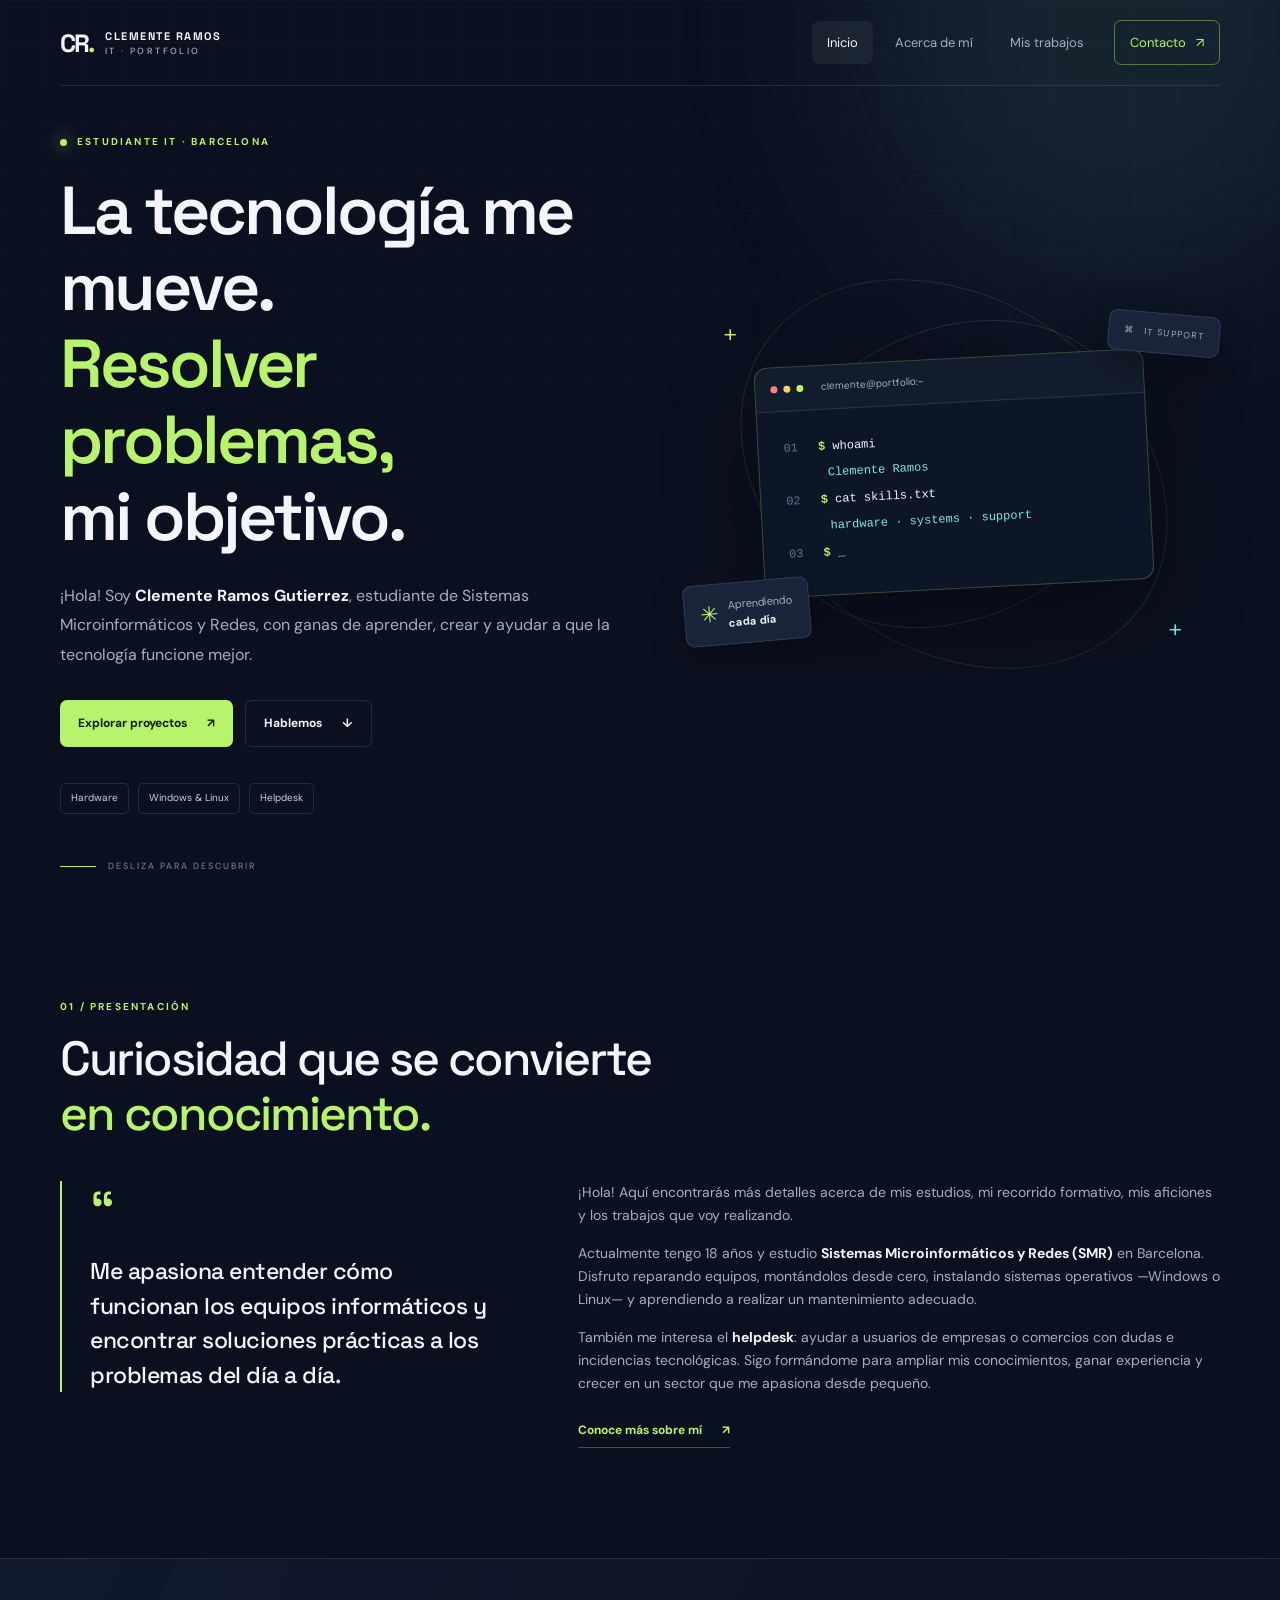
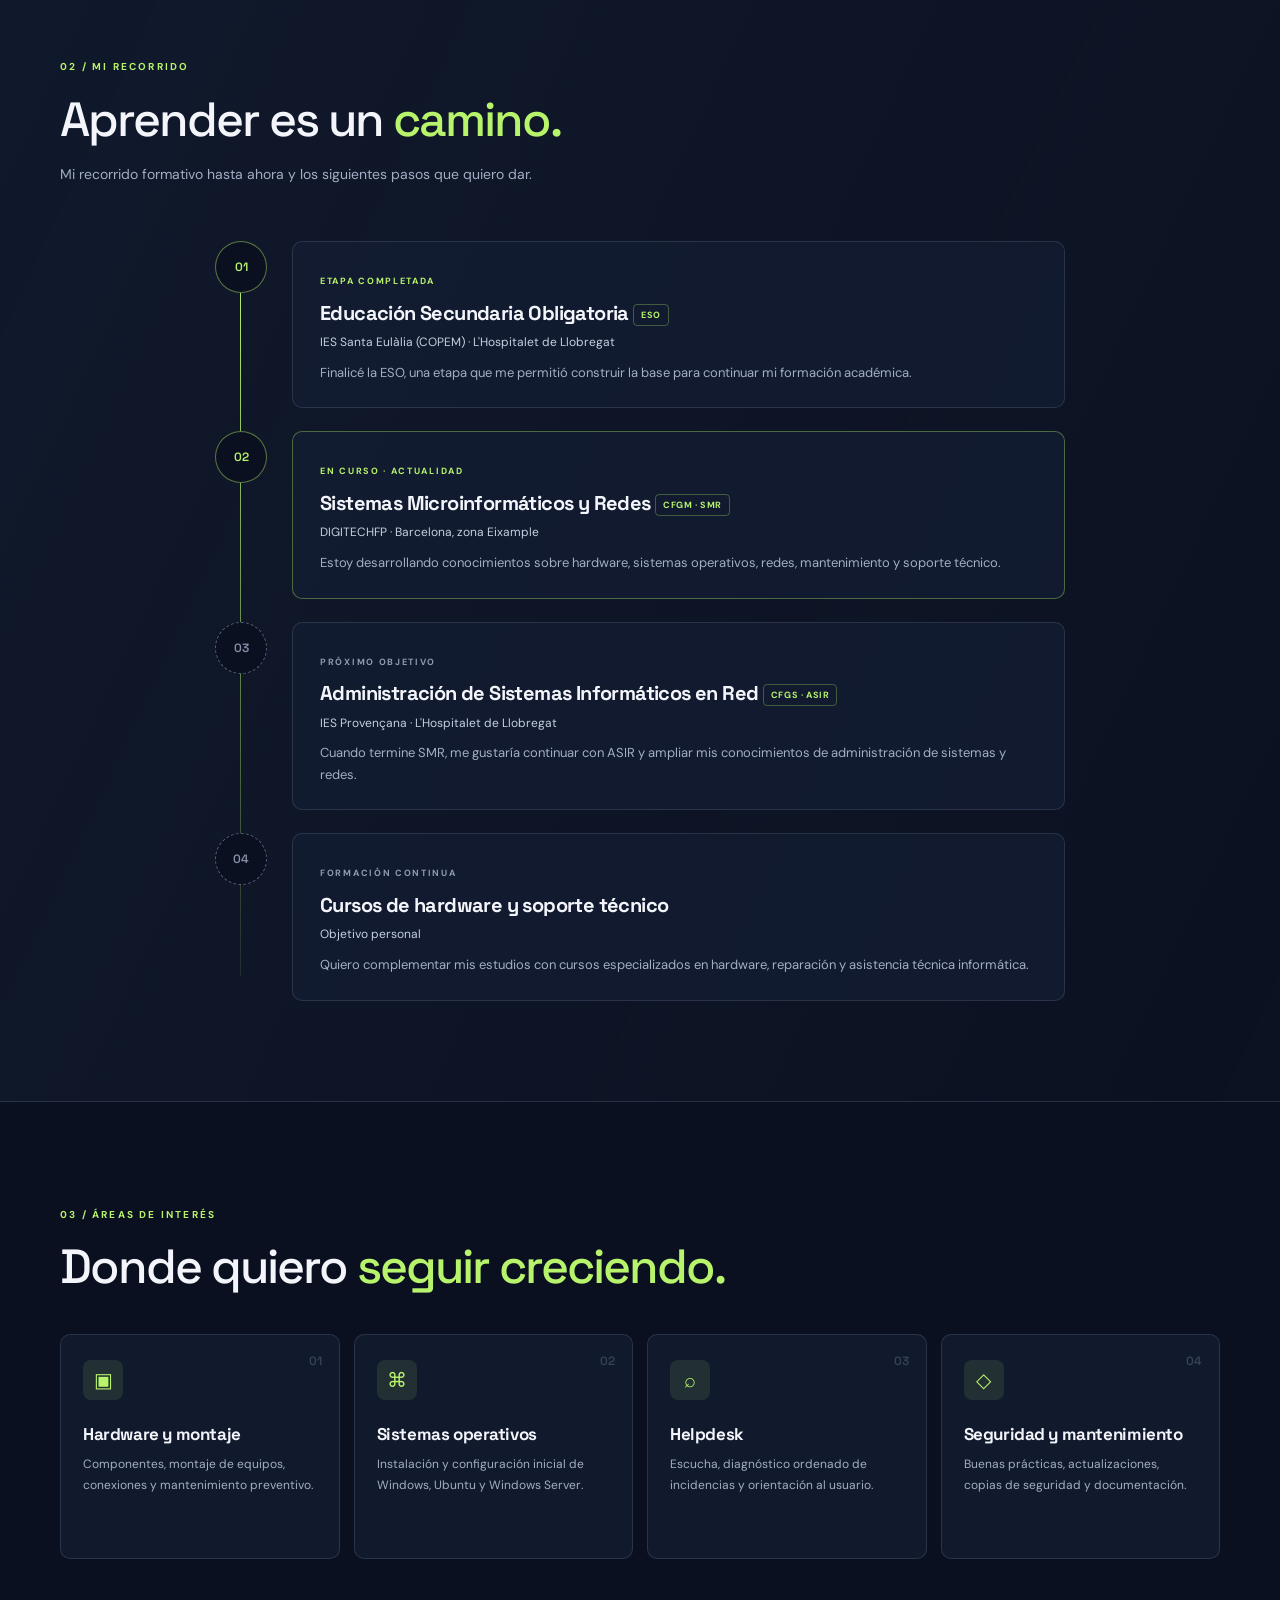
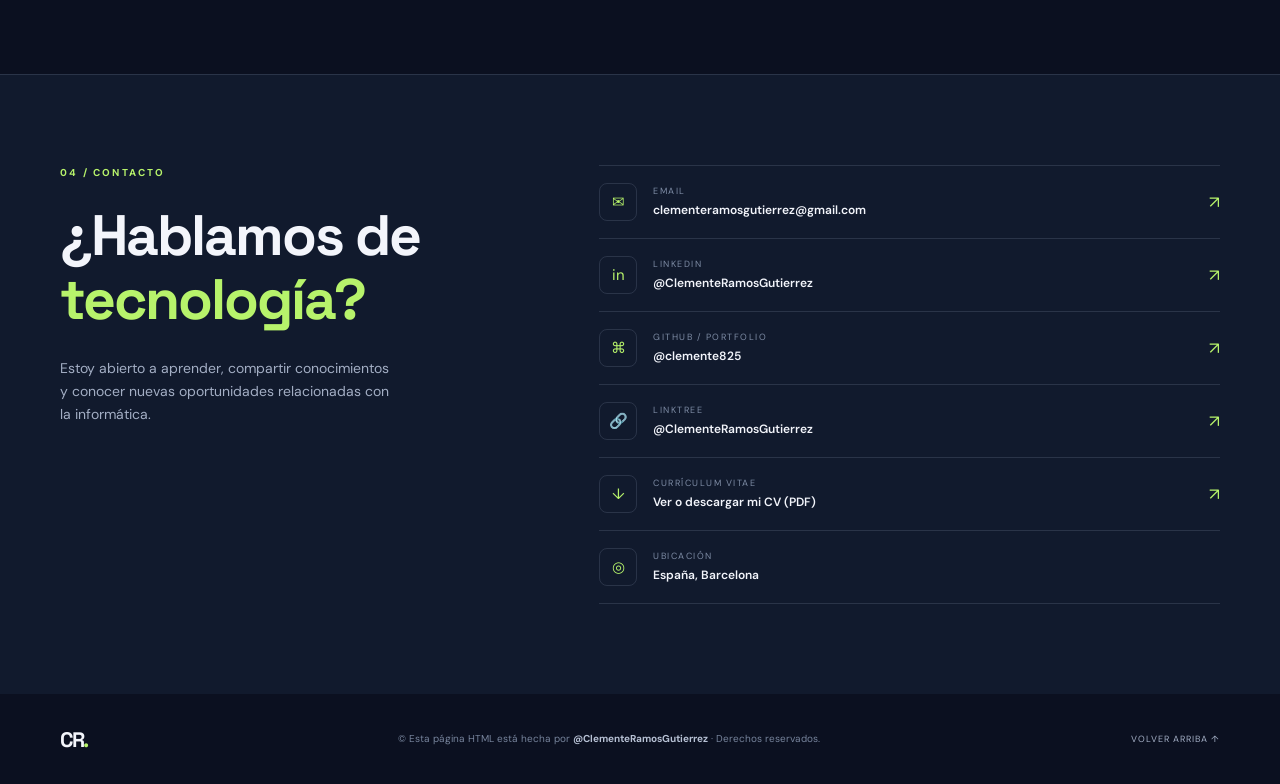
<file: index.html>
<!DOCTYPE html>
<html lang="es">
<head>
  <meta charset="UTF-8">
  <meta name="viewport" content="width=device-width, initial-scale=1.0">
  <meta name="description" content="Portfolio de Clemente Ramos Gutierrez, estudiante de Sistemas Microinformáticos y Redes en Barcelona.">
  <title>Clemente Ramos | Portfolio IT</title>
  <link rel="preconnect" href="https://fonts.googleapis.com">
  <link rel="preconnect" href="https://fonts.gstatic.com" crossorigin>
  <link href="https://fonts.googleapis.com/css2?family=DM+Sans:wght@400;500;600;700&family=Space+Grotesk:wght@400;500;600;700&display=swap" rel="stylesheet">
  <link rel="stylesheet" href="estilos.css">
  <script src="script.js" defer></script>
</head>
<body>
  <div class="page-glow" aria-hidden="true"></div>
  <header class="site-header">
    <a class="brand" href="index.html" aria-label="Clemente Ramos, inicio">
      <span class="brand-mark">CR<span>.</span></span>
      <span class="brand-name">CLEMENTE RAMOS<small>IT · PORTFOLIO</small></span>
    </a>
    <button class="menu-toggle" aria-label="Abrir menú" aria-expanded="false">☰</button>
    <nav class="main-nav" aria-label="Navegación principal">
      <a class="active" href="index.html">Inicio</a>
      <a href="acerca.html">Acerca de mí</a>
      <a href="proyectos.html">Mis trabajos</a>
      <a class="nav-contact" href="#contacto">Contacto <span>↗</span></a>
    </nav>
  </header>

  <main>
    <section class="hero section-wrap" id="inicio">
      <div class="hero-copy">
        <p class="eyebrow"><span class="status-dot"></span> ESTUDIANTE IT · BARCELONA</p>
        <h1>La tecnología me mueve.<br><span>Resolver problemas,</span><br>mi objetivo.</h1>
        <p class="hero-intro">¡Hola! Soy <strong>Clemente Ramos Gutierrez</strong>, estudiante de Sistemas Microinformáticos y Redes, con ganas de aprender, crear y ayudar a que la tecnología funcione mejor.</p>
        <div class="hero-actions">
          <a class="button button-primary" href="proyectos.html">Explorar proyectos <span>↗</span></a>
          <a class="button button-ghost" href="#contacto">Hablemos <span>↓</span></a>
        </div>
        <div class="hero-tags"><span>Hardware</span><span>Windows & Linux</span><span>Helpdesk</span></div>
      </div>
      <div class="hero-visual" aria-label="Ilustración decorativa de tecnología">
        <div class="orbit orbit-one"></div><div class="orbit orbit-two"></div>
        <div class="terminal-card">
          <div class="terminal-top"><span></span><span></span><span></span><small>clemente@portfolio:~</small></div>
          <div class="terminal-body">
            <p><span class="terminal-muted">01</span> <b>$</b> whoami</p>
            <p class="terminal-output">Clemente Ramos</p>
            <p><span class="terminal-muted">02</span> <b>$</b> cat skills.txt</p>
            <p class="terminal-output">hardware · systems · support</p>
            <p><span class="terminal-muted">03</span> <b>$</b> <span class="cursor">_</span></p>
          </div>
        </div>
        <div class="floating-chip chip-top">⌘ <span>IT SUPPORT</span></div>
        <div class="floating-chip chip-bottom"><span class="chip-icon">✳</span><span>Aprendiendo<br><b>cada día</b></span></div>
        <div class="hero-cross cross-one">+</div><div class="hero-cross cross-two">+</div>
      </div>
      <a class="scroll-cue" href="#sobre-mi"><span></span> DESLIZA PARA DESCUBRIR</a>
    </section>

    <section class="section-wrap about-preview" id="sobre-mi">
      <div class="section-heading">
        <p class="eyebrow">01 / PRESENTACIÓN</p>
        <h2>Curiosidad que se convierte<br><span>en conocimiento.</span></h2>
      </div>
      <div class="about-grid">
        <div class="about-lead"><span class="quote-mark">“</span><p>Me apasiona entender cómo funcionan los equipos informáticos y encontrar soluciones prácticas a los problemas del día a día.</p></div>
        <div class="about-text">
          <p>¡Hola! Aquí encontrarás más detalles acerca de mis estudios, mi recorrido formativo, mis aficiones y los trabajos que voy realizando.</p>
          <p>Actualmente tengo 18 años y estudio <strong>Sistemas Microinformáticos y Redes (SMR)</strong> en Barcelona. Disfruto reparando equipos, montándolos desde cero, instalando sistemas operativos —Windows o Linux— y aprendiendo a realizar un mantenimiento adecuado.</p>
          <p>También me interesa el <strong>helpdesk</strong>: ayudar a usuarios de empresas o comercios con dudas e incidencias tecnológicas. Sigo formándome para ampliar mis conocimientos, ganar experiencia y crecer en un sector que me apasiona desde pequeño.</p>
          <a class="text-link" href="acerca.html">Conoce más sobre mí <span>↗</span></a>
        </div>
      </div>
    </section>

    <section class="timeline-section">
      <div class="section-wrap">
        <div class="section-heading">
          <p class="eyebrow">02 / MI RECORRIDO</p>
          <h2>Aprender es un <span>camino.</span></h2>
          <p class="section-subtitle">Mi recorrido formativo hasta ahora y los siguientes pasos que quiero dar.</p>
        </div>
        <div class="timeline">
          <article class="timeline-item">
            <div class="timeline-marker"><span>01</span></div>
            <div class="timeline-card">
              <span class="timeline-date">ETAPA COMPLETADA</span>
              <h3>Educación Secundaria Obligatoria <span class="mini-pill">ESO</span></h3>
              <p class="timeline-place">IES Santa Eulàlia (COPEM) · L'Hospitalet de Llobregat</p>
              <p>Finalicé la ESO, una etapa que me permitió construir la base para continuar mi formación académica.</p>
            </div>
          </article>
          <article class="timeline-item current">
            <div class="timeline-marker"><span>02</span></div>
            <div class="timeline-card">
              <span class="timeline-date">EN CURSO · ACTUALIDAD</span>
              <h3>Sistemas Microinformáticos y Redes <span class="mini-pill">CFGM · SMR</span></h3>
              <p class="timeline-place">DIGITECHFP · Barcelona, zona Eixample</p>
              <p>Estoy desarrollando conocimientos sobre hardware, sistemas operativos, redes, mantenimiento y soporte técnico.</p>
            </div>
          </article>
          <article class="timeline-item future">
            <div class="timeline-marker"><span>03</span></div>
            <div class="timeline-card">
              <span class="timeline-date">PRÓXIMO OBJETIVO</span>
              <h3>Administración de Sistemas Informáticos en Red <span class="mini-pill">CFGS · ASIR</span></h3>
              <p class="timeline-place">IES Provençana · L'Hospitalet de Llobregat</p>
              <p>Cuando termine SMR, me gustaría continuar con ASIR y ampliar mis conocimientos de administración de sistemas y redes.</p>
            </div>
          </article>
          <article class="timeline-item future">
            <div class="timeline-marker"><span>04</span></div>
            <div class="timeline-card">
              <span class="timeline-date">FORMACIÓN CONTINUA</span>
              <h3>Cursos de hardware y soporte técnico</h3>
              <p class="timeline-place">Objetivo personal</p>
              <p>Quiero complementar mis estudios con cursos especializados en hardware, reparación y asistencia técnica informática.</p>
            </div>
          </article>
        </div>
      </div>
    </section>

    <section class="section-wrap skills-section">
      <div class="section-heading">
        <p class="eyebrow">03 / ÁREAS DE INTERÉS</p>
        <h2>Donde quiero <span>seguir creciendo.</span></h2>
      </div>
      <div class="skills-grid">
        <article class="skill-card"><span class="skill-icon">▣</span><h3>Hardware y montaje</h3><p>Componentes, montaje de equipos, conexiones y mantenimiento preventivo.</p><span class="skill-number">01</span></article>
        <article class="skill-card"><span class="skill-icon">⌘</span><h3>Sistemas operativos</h3><p>Instalación y configuración inicial de Windows, Ubuntu y Windows Server.</p><span class="skill-number">02</span></article>
        <article class="skill-card"><span class="skill-icon">⌕</span><h3>Helpdesk</h3><p>Escucha, diagnóstico ordenado de incidencias y orientación al usuario.</p><span class="skill-number">03</span></article>
        <article class="skill-card"><span class="skill-icon">◇</span><h3>Seguridad y mantenimiento</h3><p>Buenas prácticas, actualizaciones, copias de seguridad y documentación.</p><span class="skill-number">04</span></article>
      </div>
    </section>

    <section class="contact-section" id="contacto">
      <div class="section-wrap contact-inner">
        <div>
          <p class="eyebrow">04 / CONTACTO</p>
          <h2>¿Hablamos de<br><span>tecnología?</span></h2>
          <p class="contact-intro">Estoy abierto a aprender, compartir conocimientos y conocer nuevas oportunidades relacionadas con la informática.</p>
        </div>
        <div class="contact-details">
          <a class="contact-row" href="mailto:clementeramosgutierrez@gmail.com?subject=Consulta"><span class="contact-symbol">✉</span><span><small>EMAIL</small><b>clementeramosgutierrez@gmail.com</b></span><span class="row-arrow">↗</span></a>
          <a class="contact-row" href="https://www.linkedin.com/in/clemente-ramos-gutierrez-42b0193a1/?isSelfProfile=true" target="_blank" rel="noopener noreferrer"><span class="contact-symbol">in</span><span><small>LINKEDIN</small><b>@ClementeRamosGutierrez</b></span><span class="row-arrow">↗</span></a>
          <a class="contact-row" href="https://github.com/clemente825" target="_blank" rel="noopener noreferrer"><span class="contact-symbol">⌘</span><span><small>GITHUB / PORTFOLIO</small><b>@clemente825</b></span><span class="row-arrow">↗</span></a>
          <a class="contact-row" href="https://linktr.ee/Cl3m3nt3_08" target="_blank" rel="noopener noreferrer"><span class="contact-symbol">🔗</span><span><small>LINKTREE</small><b>@ClementeRamosGutierrez</b></span><span class="row-arrow">↗</span></a>
          <a class="contact-row" href="multimedia/CV-Clemente-Ramos.pdf" target="_blank" rel="noopener noreferrer"><span class="contact-symbol">↓</span><span><small>CURRÍCULUM VITAE</small><b>Ver o descargar mi CV (PDF)</b></span><span class="row-arrow">↗</span></a>

          <div class="location-row"><span class="contact-symbol">◎</span><span><small>UBICACIÓN</small><b>España, Barcelona</b></span></div>
        </div>
      </div>
    </section>
  </main>

  <footer class="site-footer">
    <a class="footer-brand" href="index.html">CR<span>.</span></a>
    <p>© Esta página HTML está hecha por <strong>@ClementeRamosGutierrez</strong> · Derechos reservados.</p>
    <a href="#inicio" class="back-top">VOLVER ARRIBA ↑</a>
  </footer>
</body>
</html>
</file>
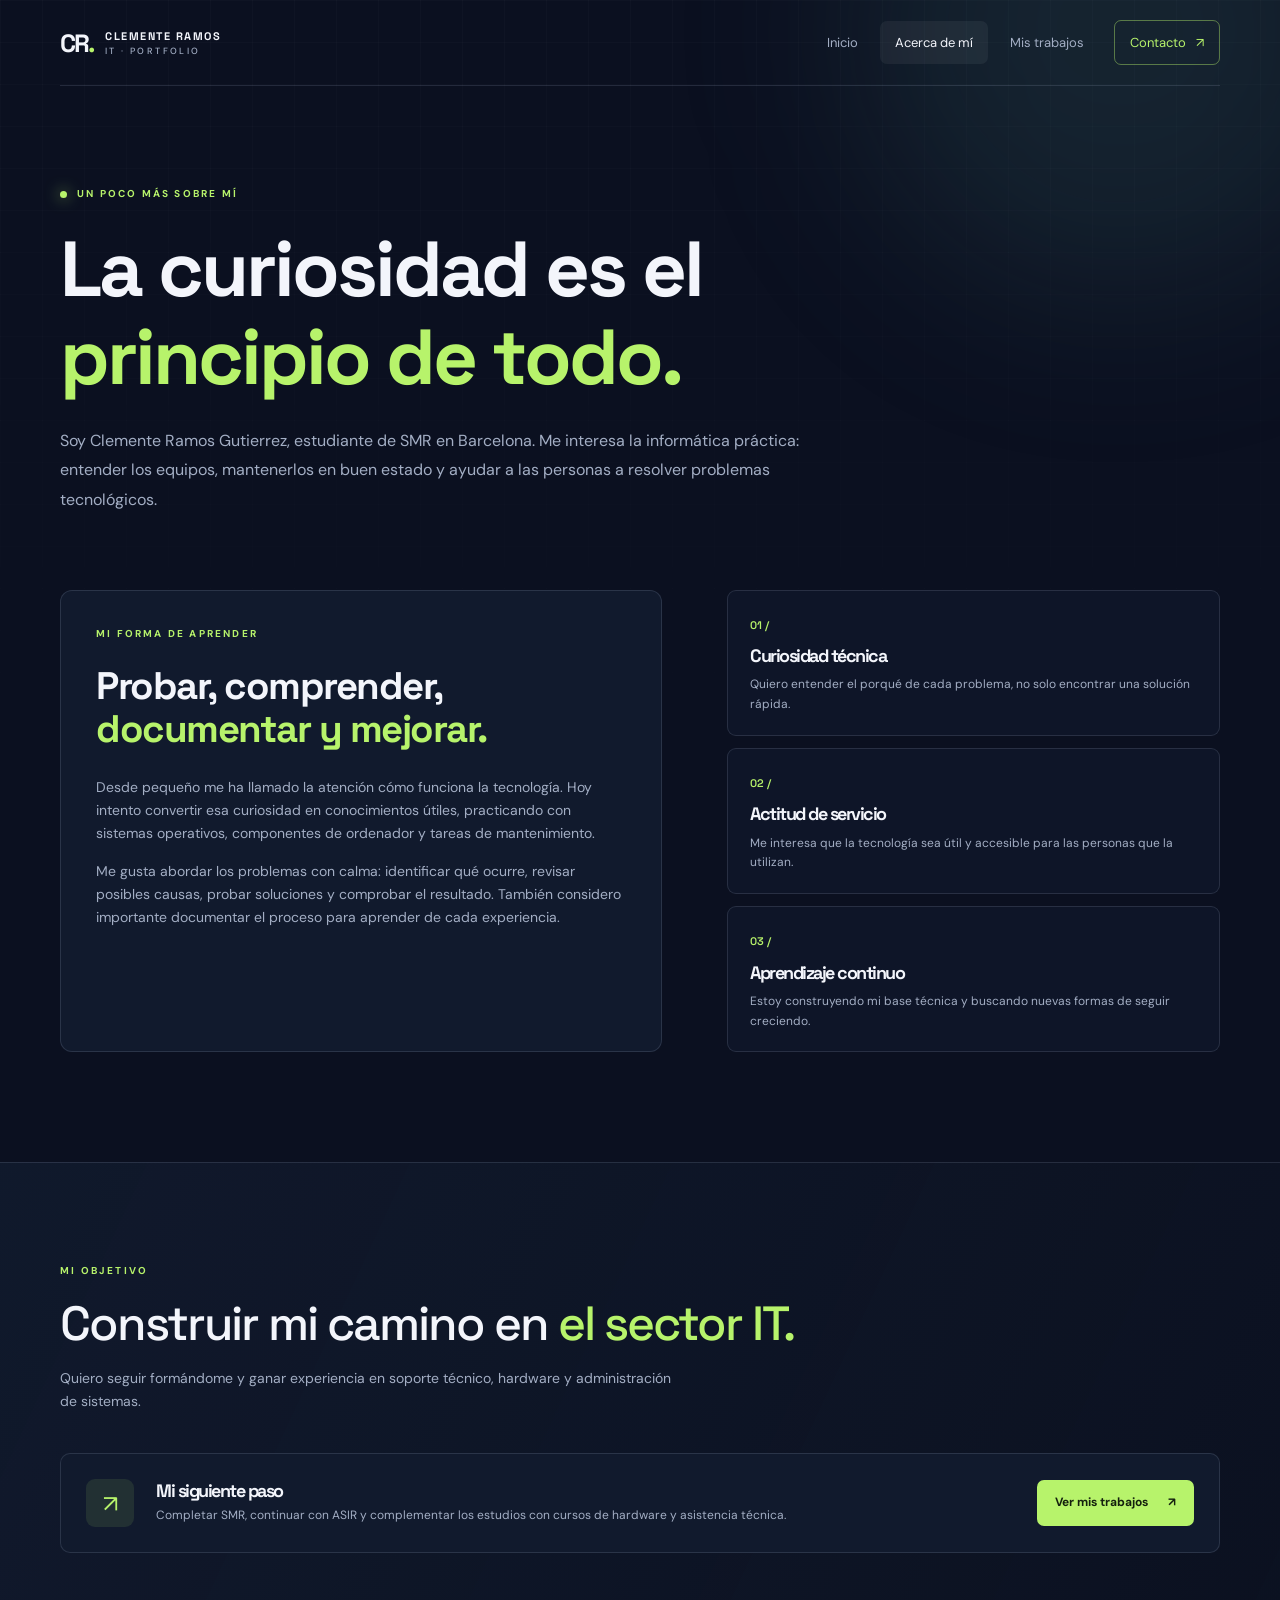
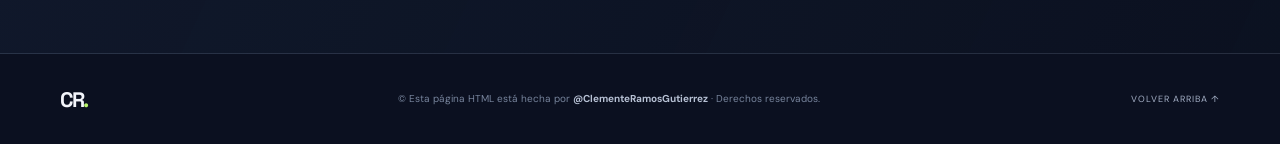
<file: acerca.html>
<!DOCTYPE html>
<html lang="es">
<head>
  <meta charset="UTF-8"><meta name="viewport" content="width=device-width, initial-scale=1.0">
  <meta name="description" content="Más información sobre Clemente Ramos Gutierrez y sus intereses profesionales.">
  <title>Acerca de mí | Clemente Ramos</title>
  <link rel="preconnect" href="https://fonts.googleapis.com"><link rel="preconnect" href="https://fonts.gstatic.com" crossorigin>
  <link href="https://fonts.googleapis.com/css2?family=DM+Sans:wght@400;500;600;700&family=Space+Grotesk:wght@400;500;600;700&display=swap" rel="stylesheet">
  <link rel="stylesheet" href="estilos.css"><script src="script.js" defer></script>
</head>
<body>
  <div class="page-glow" aria-hidden="true"></div>
  <header class="site-header">
    <a class="brand" href="index.html"><span class="brand-mark">CR<span>.</span></span><span class="brand-name">CLEMENTE RAMOS<small>IT · PORTFOLIO</small></span></a>
    <button class="menu-toggle" aria-label="Abrir menú" aria-expanded="false">☰</button>
    <nav class="main-nav" aria-label="Navegación principal"><a href="index.html">Inicio</a><a class="active" href="acerca.html">Acerca de mí</a><a href="proyectos.html">Mis trabajos</a><a class="nav-contact" href="index.html#contacto">Contacto <span>↗</span></a></nav>
  </header>
  <main>
    <section class="subpage-hero section-wrap">
      <p class="eyebrow"><span class="status-dot"></span> UN POCO MÁS SOBRE MÍ</p>
      <h1>La curiosidad es el<br><span>principio de todo.</span></h1>
      <p class="subpage-lead">Soy Clemente Ramos Gutierrez, estudiante de SMR en Barcelona. Me interesa la informática práctica: entender los equipos, mantenerlos en buen estado y ayudar a las personas a resolver problemas tecnológicos.</p>
    </section>
    <section class="section-wrap about-detail">
      <div class="detail-panel">
        <p class="eyebrow">MI FORMA DE APRENDER</p><h2>Probar, comprender,<br><span>documentar y mejorar.</span></h2>
        <p>Desde pequeño me ha llamado la atención cómo funciona la tecnología. Hoy intento convertir esa curiosidad en conocimientos útiles, practicando con sistemas operativos, componentes de ordenador y tareas de mantenimiento.</p>
        <p>Me gusta abordar los problemas con calma: identificar qué ocurre, revisar posibles causas, probar soluciones y comprobar el resultado. También considero importante documentar el proceso para aprender de cada experiencia.</p>
      </div>
      <div class="detail-side">
        <article class="value-card"><span>01 /</span><h3>Curiosidad técnica</h3><p>Quiero entender el porqué de cada problema, no solo encontrar una solución rápida.</p></article>
        <article class="value-card"><span>02 /</span><h3>Actitud de servicio</h3><p>Me interesa que la tecnología sea útil y accesible para las personas que la utilizan.</p></article>
        <article class="value-card"><span>03 /</span><h3>Aprendizaje continuo</h3><p>Estoy construyendo mi base técnica y buscando nuevas formas de seguir creciendo.</p></article>
      </div>
    </section>
    <section class="timeline-section">
      <div class="section-wrap">
        <div class="section-heading"><p class="eyebrow">MI OBJETIVO</p><h2>Construir mi camino en <span>el sector IT.</span></h2><p class="section-subtitle">Quiero seguir formándome y ganar experiencia en soporte técnico, hardware y administración de sistemas.</p></div>
        <div class="goal-strip"><div class="goal-icon">↗</div><div><h3>Mi siguiente paso</h3><p>Completar SMR, continuar con ASIR y complementar los estudios con cursos de hardware y asistencia técnica.</p></div><a class="button button-primary" href="proyectos.html">Ver mis trabajos <span>↗</span></a></div>
      </div>
    </section>
  </main>
  <footer class="site-footer"><a class="footer-brand" href="index.html">CR<span>.</span></a><p>© Esta página HTML está hecha por <strong>@ClementeRamosGutierrez</strong> · Derechos reservados.</p><a href="#top" class="back-top">VOLVER ARRIBA ↑</a></footer>
</body>
</html>
</file>
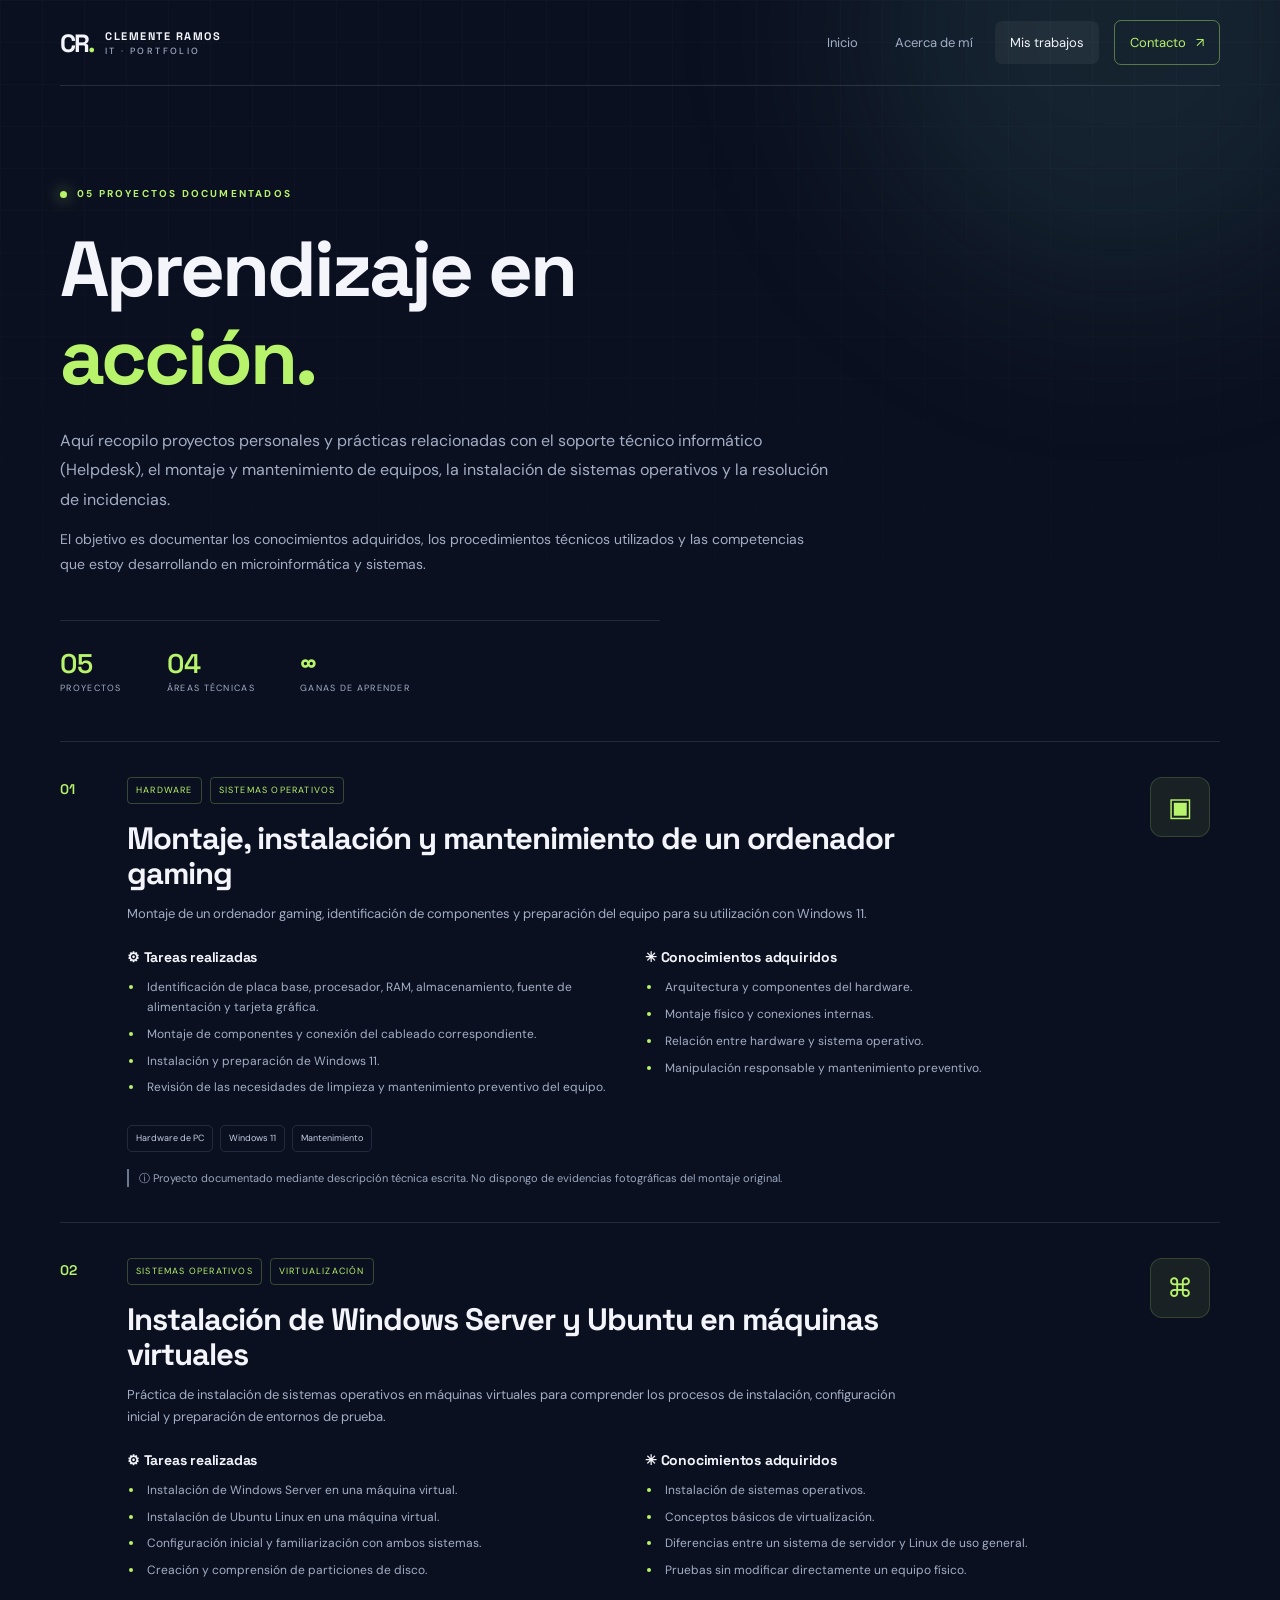
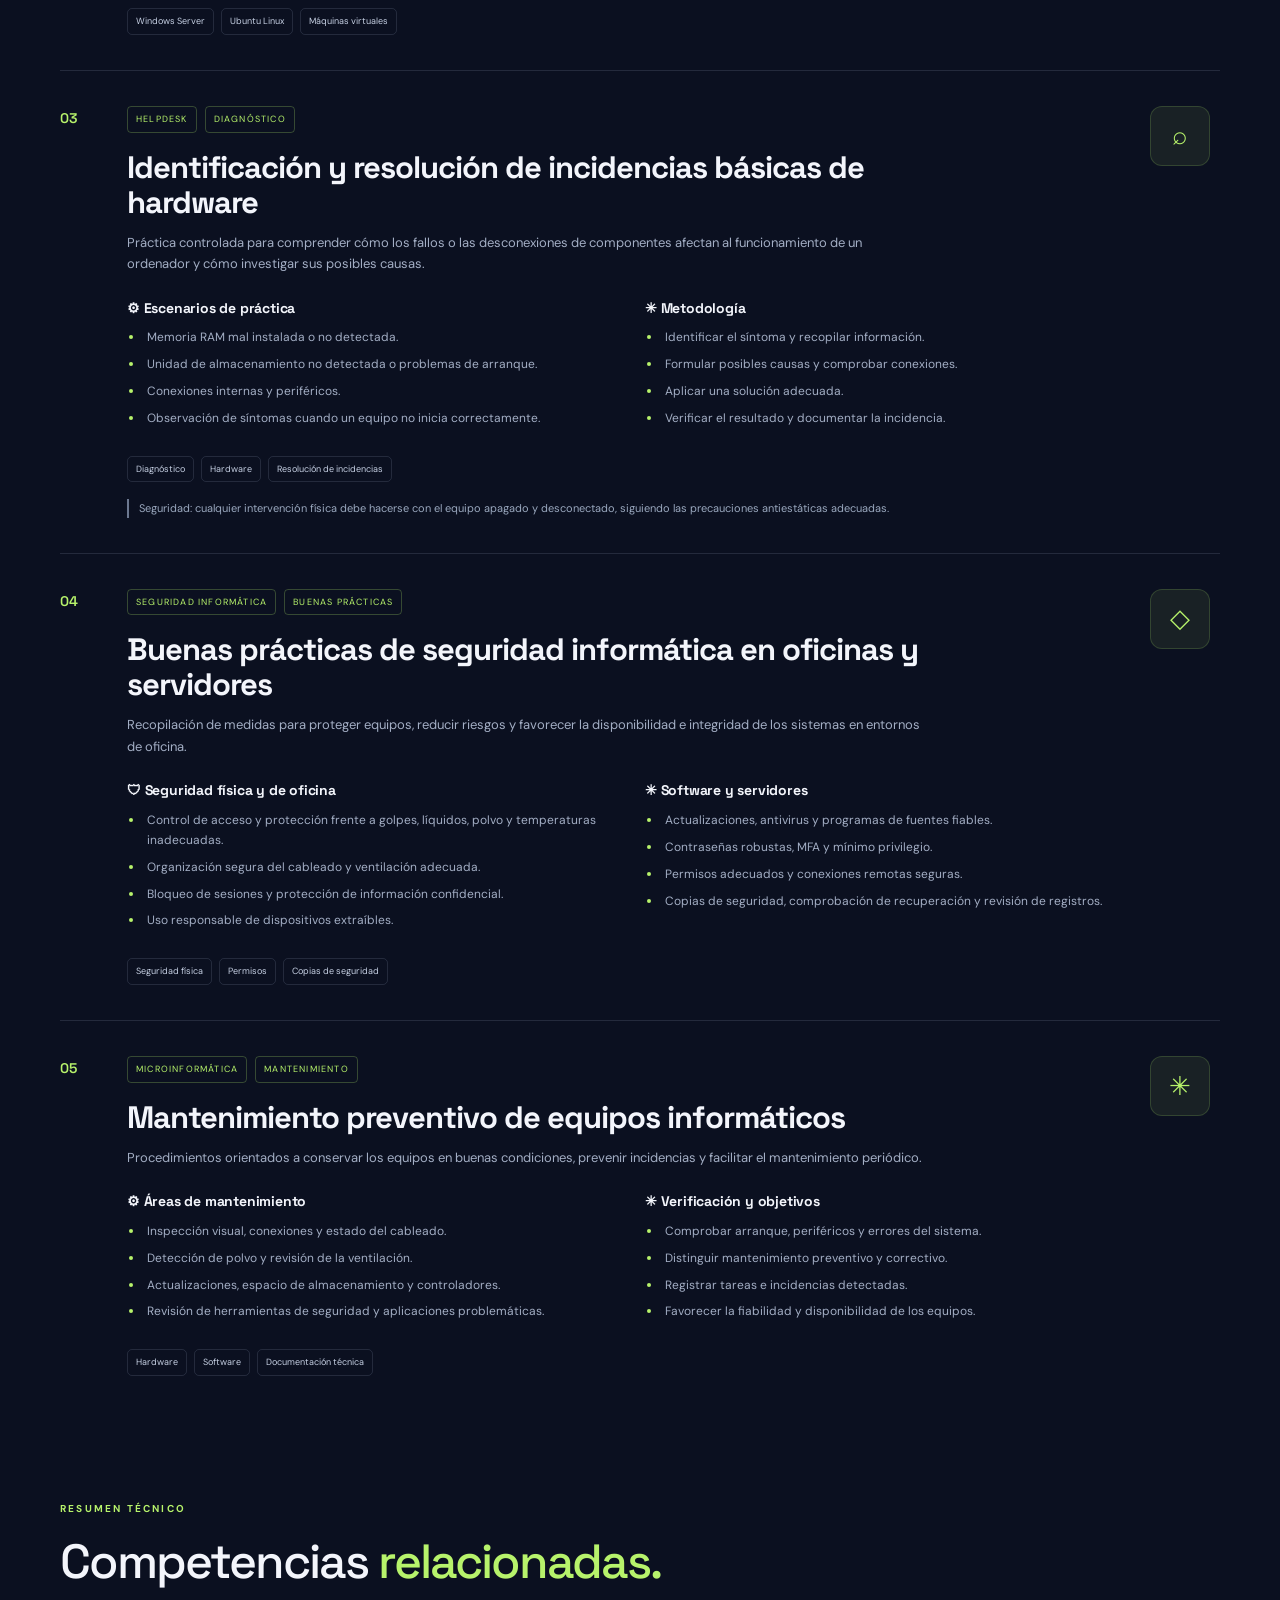
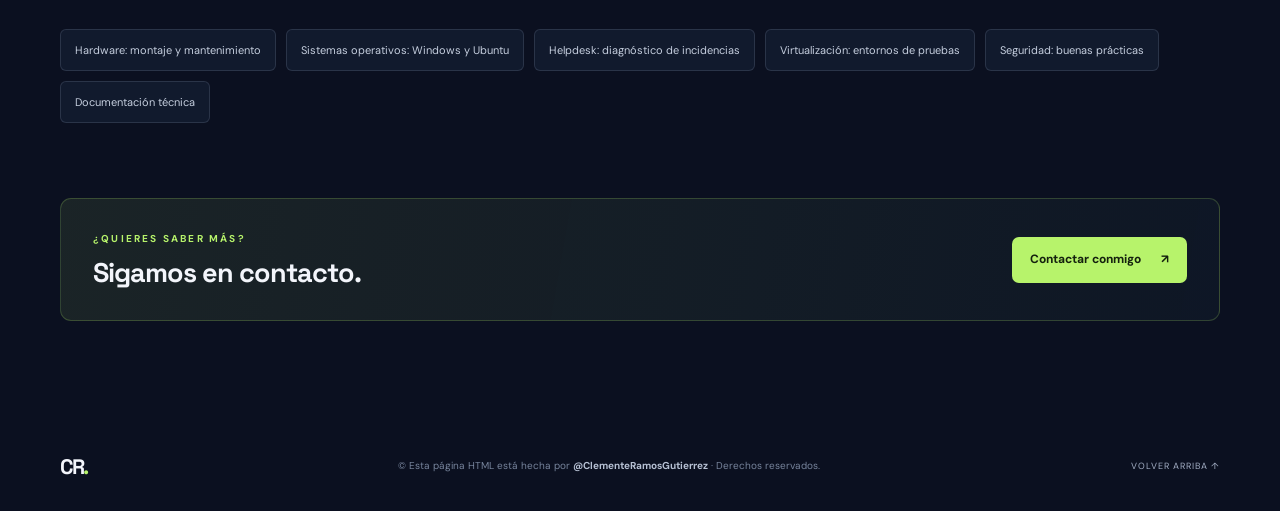
<file: proyectos.html>
<!DOCTYPE html>
<html lang="es">
<head>
  <meta charset="UTF-8"><meta name="viewport" content="width=device-width, initial-scale=1.0">
  <meta name="description" content="Proyectos y prácticas de hardware, sistemas operativos, helpdesk y mantenimiento de Clemente Ramos.">
  <title>Mis trabajos | Clemente Ramos</title>
  <link rel="preconnect" href="https://fonts.googleapis.com"><link rel="preconnect" href="https://fonts.gstatic.com" crossorigin>
  <link href="https://fonts.googleapis.com/css2?family=DM+Sans:wght@400;500;600;700&family=Space+Grotesk:wght@400;500;600;700&display=swap" rel="stylesheet">
  <link rel="stylesheet" href="estilos.css"><script src="script.js" defer></script>
</head>
<body>
  <div class="page-glow" aria-hidden="true"></div>
  <header class="site-header">
    <a class="brand" href="index.html"><span class="brand-mark">CR<span>.</span></span><span class="brand-name">CLEMENTE RAMOS<small>IT · PORTFOLIO</small></span></a>
    <button class="menu-toggle" aria-label="Abrir menú" aria-expanded="false">☰</button>
    <nav class="main-nav" aria-label="Navegación principal"><a href="index.html">Inicio</a><a href="acerca.html">Acerca de mí</a><a class="active" href="proyectos.html">Mis trabajos</a><a class="nav-contact" href="index.html#contacto">Contacto <span>↗</span></a></nav>
  </header>
  <main>
    <section class="subpage-hero projects-hero section-wrap">
      <p class="eyebrow"><span class="status-dot"></span> 05 PROYECTOS DOCUMENTADOS</p>
      <h1>Aprendizaje en<br><span>acción.</span></h1>
      <p class="subpage-lead">Aquí recopilo proyectos personales y prácticas relacionadas con el soporte técnico informático (Helpdesk), el montaje y mantenimiento de equipos, la instalación de sistemas operativos y la resolución de incidencias.</p>
      <p class="subpage-lead secondary-lead">El objetivo es documentar los conocimientos adquiridos, los procedimientos técnicos utilizados y las competencias que estoy desarrollando en microinformática y sistemas.</p>
      <div class="project-stats"><div><b>05</b><span>PROYECTOS</span></div><div><b>04</b><span>ÁREAS TÉCNICAS</span></div><div><b>∞</b><span>GANAS DE APRENDER</span></div></div>
    </section>
    <section class="section-wrap projects-list">
      <article class="project-card">
        <div class="project-number">01</div><div class="project-main"><div class="project-meta"><span>HARDWARE</span><span>SISTEMAS OPERATIVOS</span></div><h2>Montaje, instalación y mantenimiento de un ordenador gaming</h2><p class="project-description">Montaje de un ordenador gaming, identificación de componentes y preparación del equipo para su utilización con Windows 11.</p>
          <div class="project-columns"><div><h3>⚙ Tareas realizadas</h3><ul><li>Identificación de placa base, procesador, RAM, almacenamiento, fuente de alimentación y tarjeta gráfica.</li><li>Montaje de componentes y conexión del cableado correspondiente.</li><li>Instalación y preparación de Windows 11.</li><li>Revisión de las necesidades de limpieza y mantenimiento preventivo del equipo.</li></ul></div><div><h3>✳ Conocimientos adquiridos</h3><ul><li>Arquitectura y componentes del hardware.</li><li>Montaje físico y conexiones internas.</li><li>Relación entre hardware y sistema operativo.</li><li>Manipulación responsable y mantenimiento preventivo.</li></ul></div></div>
          <div class="tech-tags"><span>Hardware de PC</span><span>Windows 11</span><span>Mantenimiento</span></div><p class="project-note">ⓘ Proyecto documentado mediante descripción técnica escrita. No dispongo de evidencias fotográficas del montaje original.</p>
        </div><div class="project-icon">▣</div>
      </article>
      <article class="project-card">
        <div class="project-number">02</div><div class="project-main"><div class="project-meta"><span>SISTEMAS OPERATIVOS</span><span>VIRTUALIZACIÓN</span></div><h2>Instalación de Windows Server y Ubuntu en máquinas virtuales</h2><p class="project-description">Práctica de instalación de sistemas operativos en máquinas virtuales para comprender los procesos de instalación, configuración inicial y preparación de entornos de prueba.</p>
          <div class="project-columns"><div><h3>⚙ Tareas realizadas</h3><ul><li>Instalación de Windows Server en una máquina virtual.</li><li>Instalación de Ubuntu Linux en una máquina virtual.</li><li>Configuración inicial y familiarización con ambos sistemas.</li><li>Creación y comprensión de particiones de disco.</li></ul></div><div><h3>✳ Conocimientos adquiridos</h3><ul><li>Instalación de sistemas operativos.</li><li>Conceptos básicos de virtualización.</li><li>Diferencias entre un sistema de servidor y Linux de uso general.</li><li>Pruebas sin modificar directamente un equipo físico.</li></ul></div></div>
          <div class="tech-tags"><span>Windows Server</span><span>Ubuntu Linux</span><span>Máquinas virtuales</span></div>
        </div><div class="project-icon">⌘</div>
      </article>
      <article class="project-card">
        <div class="project-number">03</div><div class="project-main"><div class="project-meta"><span>HELPDESK</span><span>DIAGNÓSTICO</span></div><h2>Identificación y resolución de incidencias básicas de hardware</h2><p class="project-description">Práctica controlada para comprender cómo los fallos o las desconexiones de componentes afectan al funcionamiento de un ordenador y cómo investigar sus posibles causas.</p>
          <div class="project-columns"><div><h3>⚙ Escenarios de práctica</h3><ul><li>Memoria RAM mal instalada o no detectada.</li><li>Unidad de almacenamiento no detectada o problemas de arranque.</li><li>Conexiones internas y periféricos.</li><li>Observación de síntomas cuando un equipo no inicia correctamente.</li></ul></div><div><h3>✳ Metodología</h3><ul><li>Identificar el síntoma y recopilar información.</li><li>Formular posibles causas y comprobar conexiones.</li><li>Aplicar una solución adecuada.</li><li>Verificar el resultado y documentar la incidencia.</li></ul></div></div>
          <div class="tech-tags"><span>Diagnóstico</span><span>Hardware</span><span>Resolución de incidencias</span></div><p class="project-note">Seguridad: cualquier intervención física debe hacerse con el equipo apagado y desconectado, siguiendo las precauciones antiestáticas adecuadas.</p>
        </div><div class="project-icon">⌕</div>
      </article>
      <article class="project-card">
        <div class="project-number">04</div><div class="project-main"><div class="project-meta"><span>SEGURIDAD INFORMÁTICA</span><span>BUENAS PRÁCTICAS</span></div><h2>Buenas prácticas de seguridad informática en oficinas y servidores</h2><p class="project-description">Recopilación de medidas para proteger equipos, reducir riesgos y favorecer la disponibilidad e integridad de los sistemas en entornos de oficina.</p>
          <div class="project-columns"><div><h3>🛡 Seguridad física y de oficina</h3><ul><li>Control de acceso y protección frente a golpes, líquidos, polvo y temperaturas inadecuadas.</li><li>Organización segura del cableado y ventilación adecuada.</li><li>Bloqueo de sesiones y protección de información confidencial.</li><li>Uso responsable de dispositivos extraíbles.</li></ul></div><div><h3>✳ Software y servidores</h3><ul><li>Actualizaciones, antivirus y programas de fuentes fiables.</li><li>Contraseñas robustas, MFA y mínimo privilegio.</li><li>Permisos adecuados y conexiones remotas seguras.</li><li>Copias de seguridad, comprobación de recuperación y revisión de registros.</li></ul></div></div>
          <div class="tech-tags"><span>Seguridad física</span><span>Permisos</span><span>Copias de seguridad</span></div>
        </div><div class="project-icon">◇</div>
      </article>
      <article class="project-card">
        <div class="project-number">05</div><div class="project-main"><div class="project-meta"><span>MICROINFORMÁTICA</span><span>MANTENIMIENTO</span></div><h2>Mantenimiento preventivo de equipos informáticos</h2><p class="project-description">Procedimientos orientados a conservar los equipos en buenas condiciones, prevenir incidencias y facilitar el mantenimiento periódico.</p>
          <div class="project-columns"><div><h3>⚙ Áreas de mantenimiento</h3><ul><li>Inspección visual, conexiones y estado del cableado.</li><li>Detección de polvo y revisión de la ventilación.</li><li>Actualizaciones, espacio de almacenamiento y controladores.</li><li>Revisión de herramientas de seguridad y aplicaciones problemáticas.</li></ul></div><div><h3>✳ Verificación y objetivos</h3><ul><li>Comprobar arranque, periféricos y errores del sistema.</li><li>Distinguir mantenimiento preventivo y correctivo.</li><li>Registrar tareas e incidencias detectadas.</li><li>Favorecer la fiabilidad y disponibilidad de los equipos.</li></ul></div></div>
          <div class="tech-tags"><span>Hardware</span><span>Software</span><span>Documentación técnica</span></div>
        </div><div class="project-icon">✳</div>
      </article>
    </section>
    <section class="section-wrap competencies">
      <div class="section-heading"><p class="eyebrow">RESUMEN TÉCNICO</p><h2>Competencias <span>relacionadas.</span></h2></div>
      <div class="competency-list"><span>Hardware: montaje y mantenimiento</span><span>Sistemas operativos: Windows y Ubuntu</span><span>Helpdesk: diagnóstico de incidencias</span><span>Virtualización: entornos de pruebas</span><span>Seguridad: buenas prácticas</span><span>Documentación técnica</span></div>
      <div class="contact-cta"><div><p class="eyebrow">¿QUIERES SABER MÁS?</p><h2>Sigamos en contacto.</h2></div><a class="button button-primary" href="index.html#contacto">Contactar conmigo <span>↗</span></a></div>
    </section>
  </main>
  <footer class="site-footer"><a class="footer-brand" href="index.html">CR<span>.</span></a><p>© Esta página HTML está hecha por <strong>@ClementeRamosGutierrez</strong> · Derechos reservados.</p><a href="#top" class="back-top">VOLVER ARRIBA ↑</a></footer>
</body>
</html>
</file>
<file: estilos.css>
/* CLEMENTE RAMOS · IT PORTFOLIO
   Paleta: azul noche, verde lima y blanco cálido.
   Puedes personalizar los colores desde :root. */
:root{--bg:#0b1020;--panel:#111a2d;--panel2:#151f34;--text:#f3f5fb;--muted:#a3aec4;--line:rgba(205,220,255,.13);--accent:#b7f36b;--accent2:#7ee7d8;--font-head:"Space Grotesk",sans-serif;--font-body:"DM Sans",sans-serif;--max:1160px}
*{box-sizing:border-box;margin:0;padding:0}
html{scroll-behavior:smooth;scroll-padding-top:100px}
body{background:var(--bg);color:var(--text);font-family:var(--font-body);line-height:1.65;overflow-x:hidden}
body::before{content:"";position:fixed;inset:0;z-index:-2;pointer-events:none;background-image:linear-gradient(rgba(255,255,255,.018) 1px,transparent 1px),linear-gradient(90deg,rgba(255,255,255,.018) 1px,transparent 1px);background-size:42px 42px;mask-image:linear-gradient(to bottom,black,transparent 90%)}
.page-glow{position:absolute;width:520px;height:520px;top:-230px;right:-100px;border-radius:50%;background:rgba(75,135,133,.16);filter:blur(90px);pointer-events:none;z-index:-1}
a{color:inherit;text-decoration:none}
button{font:inherit}
.site-header{height:86px;max-width:var(--max);width:calc(100% - 48px);margin:auto;display:flex;align-items:center;justify-content:space-between;border-bottom:1px solid var(--line);position:relative;z-index:10}
.brand{display:flex;align-items:center;gap:12px}.brand-mark{font:700 25px var(--font-head);letter-spacing:-2px;color:var(--text)}.brand-mark span,.footer-brand span{color:var(--accent)}
.brand-name{font:700 11px var(--font-head);letter-spacing:1.5px;line-height:1.5}.brand-name small{display:block;font:500 9px var(--font-body);letter-spacing:2.4px;color:var(--muted)}
.main-nav{display:flex;align-items:center;gap:7px}.main-nav a{font-size:13px;color:var(--muted);padding:11px 15px;border-radius:7px;transition:.25s}.main-nav a:hover,.main-nav a.active{color:var(--text);background:rgba(255,255,255,.055)}.main-nav .nav-contact{border:1px solid rgba(183,243,107,.42);color:var(--accent);margin-left:8px}.nav-contact span{margin-left:7px}
.menu-toggle{display:none;background:transparent;border:1px solid var(--line);color:var(--text);border-radius:8px;padding:8px 11px}
.section-wrap{max-width:var(--max);width:calc(100% - 48px);margin:0 auto}
.hero{min-height:640px;display:grid;grid-template-columns:1.05fr .95fr;align-items:center;gap:40px;position:relative;padding-top:48px;padding-bottom:85px}
.eyebrow{font-size:10px;letter-spacing:2.2px;font-weight:700;color:var(--accent);display:flex;align-items:center;gap:10px;margin-bottom:22px}.status-dot{width:7px;height:7px;background:var(--accent);border-radius:50%;box-shadow:0 0 15px rgba(183,243,107,.8)}
h1,h2,h3{font-family:var(--font-head);line-height:1.13;letter-spacing:-1.5px}
.hero h1{font-size:clamp(42px,5.3vw,69px);font-weight:600;letter-spacing:-3px}.hero h1 span,.section-heading h2 span,.subpage-hero h1 span,.detail-panel h2 span,.contact-inner h2 span{color:var(--accent)}
.hero-intro{max-width:570px;color:var(--muted);font-size:16px;margin-top:25px;line-height:1.85}.hero-intro strong{color:var(--text)}
.hero-actions{display:flex;gap:12px;flex-wrap:wrap;margin-top:30px}.button{display:inline-flex;align-items:center;gap:20px;padding:13px 18px;border-radius:7px;font-size:12px;font-weight:700;transition:transform .25s,background .25s}.button:hover{transform:translateY(-3px)}.button-primary{background:var(--accent);color:#14200e}.button-primary:hover{background:#cdfc98}.button-ghost{border:1px solid var(--line);color:var(--text)}.button-ghost:hover{background:rgba(255,255,255,.06)}
.hero-tags{display:flex;gap:9px;flex-wrap:wrap;margin-top:36px}.hero-tags span,.tech-tags span{font-size:10px;color:#c6d0e3;border:1px solid var(--line);border-radius:5px;padding:6px 10px}
.hero-visual{height:410px;position:relative;display:grid;place-items:center}.orbit{position:absolute;border:1px solid rgba(126,231,216,.13);border-radius:50%;transform:rotate(-25deg)}.orbit-one{width:380px;height:290px}.orbit-two{width:460px;height:350px;transform:rotate(35deg);border-color:rgba(183,243,107,.12)}
.terminal-card{position:relative;z-index:2;width:min(100%,390px);border:1px solid rgba(183,243,107,.25);background:rgba(14,23,40,.94);border-radius:13px;box-shadow:0 30px 90px rgba(0,0,0,.35);transform:rotate(-3deg);overflow:hidden}.terminal-top{height:44px;display:flex;align-items:center;gap:6px;padding:0 15px;border-bottom:1px solid var(--line);background:rgba(255,255,255,.025)}.terminal-top>span{width:7px;height:7px;border-radius:50%;background:#64718b}.terminal-top>span:first-child{background:#ff7f7f}.terminal-top>span:nth-child(2){background:#f6d36e}.terminal-top>span:nth-child(3){background:var(--accent)}.terminal-top small{font-size:10px;color:var(--muted);margin-left:12px}.terminal-body{padding:24px 25px 29px;font:12px/2.2 monospace}.terminal-body p b{color:var(--accent)}.terminal-muted{color:#64718b;margin-right:13px}.terminal-output{padding-left:43px;color:var(--accent2)}.cursor{display:inline-block;color:var(--accent);animation:blink 1s steps(2,start) infinite}@keyframes blink{to{visibility:hidden}}
.floating-chip{position:absolute;z-index:3;display:flex;align-items:center;gap:10px;background:#19243a;border:1px solid var(--line);border-radius:9px;padding:12px 15px;box-shadow:0 12px 35px rgba(0,0,0,.25);font-size:9px;letter-spacing:1.3px;color:var(--muted)}.chip-top{top:44px;right:0;transform:rotate(5deg)}.chip-top:first-letter{color:var(--accent)}.chip-bottom{bottom:36px;left:-4px;transform:rotate(-5deg);letter-spacing:0;font-size:11px}.chip-bottom b{color:var(--text)}.chip-icon{font-size:22px;color:var(--accent)}.hero-cross{position:absolute;color:var(--accent);font-size:25px;font-weight:300}.cross-one{top:44px;left:36px}.cross-two{bottom:30px;right:38px;color:var(--accent2)}.scroll-cue{position:absolute;bottom:25px;left:0;font-size:9px;letter-spacing:2px;color:#7d8aa2;display:flex;align-items:center;gap:12px}.scroll-cue span{height:1px;width:36px;background:var(--accent)}
.about-preview{padding-top:100px;padding-bottom:110px}.section-heading{margin-bottom:40px}.section-heading h2{font-size:clamp(32px,4vw,48px);font-weight:500;letter-spacing:-2px}.section-heading .eyebrow{margin-bottom:17px}.about-grid{display:grid;grid-template-columns:.8fr 1.2fr;gap:90px}.about-lead{border-left:2px solid var(--accent);padding:9px 0 0 28px;align-self:start}.quote-mark{font:60px var(--font-head);color:var(--accent);line-height:.8}.about-lead p{font:500 23px/1.5 var(--font-head);letter-spacing:-.5px;margin-top:12px}.about-text{color:var(--muted);font-size:14px}.about-text p+p{margin-top:15px}.about-text strong{color:var(--text)}.text-link{display:inline-flex;gap:20px;align-items:center;color:var(--accent);font-size:12px;font-weight:700;margin-top:25px;border-bottom:1px solid rgba(183,243,107,.3);padding-bottom:7px}
.timeline-section{background:linear-gradient(115deg,rgba(17,26,45,.93),rgba(12,18,33,.75));border-top:1px solid var(--line);border-bottom:1px solid var(--line);padding:100px 0}.section-subtitle{font-size:14px;color:var(--muted);margin-top:16px;max-width:620px}.timeline{max-width:850px;margin:55px auto 0;position:relative}.timeline::before{content:"";position:absolute;left:25px;top:23px;bottom:25px;width:1px;background:linear-gradient(var(--accent),rgba(183,243,107,.1))}.timeline-item{display:grid;grid-template-columns:52px 1fr;gap:25px;position:relative;margin-bottom:23px}.timeline-item:last-child{margin-bottom:0}.timeline-marker{width:52px;height:52px;border:1px solid rgba(183,243,107,.45);background:var(--bg);border-radius:50%;display:grid;place-items:center;z-index:1;color:var(--accent);font:600 12px var(--font-head)}.timeline-card{background:rgba(21,31,52,.7);border:1px solid var(--line);border-radius:10px;padding:24px 27px;transition:border-color .25s,transform .25s}.timeline-card:hover{border-color:rgba(183,243,107,.45);transform:translateX(4px)}.current .timeline-card{border-color:rgba(183,243,107,.36)}.timeline-date{font-size:9px;letter-spacing:1.7px;color:var(--accent);font-weight:700}.timeline-card h3{font-size:20px;letter-spacing:-.6px;margin:9px 0}.mini-pill{font:700 9px var(--font-body);letter-spacing:.6px;color:var(--accent);border:1px solid rgba(183,243,107,.3);padding:4px 7px;border-radius:4px;vertical-align:middle;white-space:nowrap}.timeline-place{color:#c6d0e3!important;font-size:12px!important;margin-bottom:9px}.timeline-card p{color:var(--muted);font-size:13px}.future .timeline-marker{border-style:dashed;border-color:#54617a;color:#8592aa}.future .timeline-date{color:#8f9bb1}
.skills-section{padding:105px 0 115px}.skills-grid{display:grid;grid-template-columns:repeat(4,1fr);gap:14px}.skill-card{min-height:225px;position:relative;overflow:hidden;background:var(--panel);border:1px solid var(--line);border-radius:10px;padding:25px 22px;transition:transform .25s,border-color .25s}.skill-card:hover{transform:translateY(-6px);border-color:rgba(183,243,107,.45)}.skill-icon{display:grid;place-items:center;width:40px;height:40px;background:rgba(183,243,107,.1);color:var(--accent);border-radius:8px;font-size:20px}.skill-card h3{font-size:17px;letter-spacing:-.4px;margin:25px 0 10px}.skill-card p{font-size:12px;color:var(--muted);line-height:1.7}.skill-number{position:absolute;right:17px;top:18px;color:#35425a;font:600 12px var(--font-head)}
.contact-section{background:var(--panel);border-top:1px solid var(--line);padding:90px 0}.contact-inner{display:grid;grid-template-columns:.85fr 1.15fr;gap:80px}.contact-inner h2{font-size:clamp(38px,5vw,57px);letter-spacing:-2px}.contact-intro{color:var(--muted);font-size:14px;max-width:340px;margin-top:24px}.contact-details{border-top:1px solid var(--line)}.contact-row,.location-row{display:flex;align-items:center;gap:16px;padding:17px 0;border-bottom:1px solid var(--line);transition:padding .2s}.contact-row:hover{padding-left:7px}.contact-symbol{width:38px;height:38px;flex-shrink:0;border:1px solid var(--line);border-radius:8px;display:grid;place-items:center;color:var(--accent);font-size:15px}.contact-row>span:nth-child(2),.location-row>span:nth-child(2){display:flex;flex-direction:column;gap:2px;min-width:0}.contact-row small,.location-row small{font-size:9px;letter-spacing:1.5px;color:#7e8ca5}.contact-row b,.location-row b{font-size:12px;font-weight:600;overflow-wrap:anywhere}.row-arrow{margin-left:auto;color:var(--accent);font-size:17px}
.site-footer{max-width:var(--max);width:calc(100% - 48px);margin:auto;min-height:90px;display:flex;align-items:center;justify-content:space-between;gap:20px;color:#77849c;font-size:10px}.site-footer p{text-align:center}.site-footer strong{color:#b7c1d4}.footer-brand{font:700 21px var(--font-head);color:var(--text);letter-spacing:-2px}.back-top{font-size:9px;letter-spacing:1px;color:var(--muted);white-space:nowrap}.back-top:hover{color:var(--accent)}
/* Páginas interiores */
.subpage-hero{padding-top:100px;padding-bottom:75px;min-height:390px}.subpage-hero h1{font-size:clamp(48px,7vw,78px);letter-spacing:-3px}.subpage-lead{max-width:770px;color:var(--muted);font-size:16px;line-height:1.85;margin-top:25px}.secondary-lead{margin-top:12px;font-size:14px}.about-detail{display:grid;grid-template-columns:1.1fr .9fr;gap:65px;padding-bottom:110px}.detail-panel{padding:35px;background:var(--panel);border:1px solid var(--line);border-radius:12px}.detail-panel h2{font-size:clamp(29px,3vw,41px);margin-bottom:25px}.detail-panel>p:not(.eyebrow){color:var(--muted);font-size:14px;margin-top:15px}.detail-side{display:grid;gap:12px}.value-card{padding:20px 22px;border:1px solid var(--line);border-radius:9px;background:rgba(17,26,45,.65)}.value-card>span{color:var(--accent);font:600 11px var(--font-head)}.value-card h3{font-size:18px;margin:9px 0}.value-card p{color:var(--muted);font-size:12px}.goal-strip{display:flex;align-items:center;gap:22px;padding:25px;border:1px solid var(--line);background:var(--panel);border-radius:10px;margin-top:40px}.goal-icon{font-size:24px;color:var(--accent);width:48px;height:48px;display:grid;place-items:center;border-radius:9px;background:rgba(183,243,107,.1)}.goal-strip>div:nth-child(2){flex:1}.goal-strip h3{font-size:18px;margin-bottom:5px}.goal-strip p{font-size:12px;color:var(--muted)}.goal-strip .button{white-space:nowrap}
.projects-hero{padding-bottom:45px}.project-stats{display:flex;gap:45px;margin-top:42px;padding-top:25px;border-top:1px solid var(--line);max-width:600px}.project-stats div{display:flex;flex-direction:column}.project-stats b{font:600 27px var(--font-head);color:var(--accent)}.project-stats span{font-size:9px;letter-spacing:1.3px;color:var(--muted)}
.projects-list{padding-bottom:90px}.project-card{display:grid;grid-template-columns:45px 1fr 70px;gap:22px;padding:35px 0;border-top:1px solid var(--line)}.project-number{font:600 14px var(--font-head);color:var(--accent);padding-top:3px}.project-meta{display:flex;gap:8px;flex-wrap:wrap}.project-meta span{font-size:9px;letter-spacing:1.2px;color:var(--accent);border:1px solid rgba(183,243,107,.25);padding:5px 8px;border-radius:4px}.project-main h2{font-size:clamp(22px,3vw,31px);letter-spacing:-1px;margin:17px 0 12px;max-width:800px}.project-description{color:var(--muted);font-size:13px;max-width:800px}.project-columns{display:grid;grid-template-columns:1fr 1fr;gap:35px;margin-top:26px}.project-columns h3{font-size:14px;letter-spacing:-.2px;margin-bottom:12px}.project-columns ul{padding-left:17px;color:var(--muted);font-size:12px}.project-columns li{padding-left:3px;margin-bottom:7px}.project-columns li::marker{color:var(--accent)}.tech-tags{display:flex;gap:7px;flex-wrap:wrap;margin-top:20px}.tech-tags span{font-size:9px;padding:5px 8px}.project-note{font-size:11px;color:#9aa8be;border-left:2px solid #6c7890;padding-left:10px;margin-top:17px}.project-icon{width:60px;height:60px;border-radius:12px;background:rgba(183,243,107,.08);border:1px solid rgba(183,243,107,.17);display:grid;place-items:center;color:var(--accent);font-size:26px;align-self:start}.competencies{padding-bottom:100px}.competency-list{display:flex;flex-wrap:wrap;gap:10px}.competency-list span{padding:11px 14px;border-radius:6px;background:var(--panel);border:1px solid var(--line);color:#c5cede;font-size:11px}.contact-cta{display:flex;justify-content:space-between;align-items:center;gap:25px;margin-top:75px;padding:32px;background:linear-gradient(100deg,rgba(183,243,107,.09),rgba(126,231,216,.03));border:1px solid rgba(183,243,107,.2);border-radius:11px}.contact-cta .eyebrow{margin-bottom:10px}.contact-cta h2{font-size:27px;letter-spacing:-1px}
@media(max-width:900px){.hero{grid-template-columns:1fr 0.85fr;gap:15px}.hero h1{font-size:clamp(40px,5vw,57px)}.hero-visual{transform:scale(.9)}.about-grid{gap:45px}.skills-grid{grid-template-columns:repeat(2,1fr)}.contact-inner{gap:40px}.about-detail{gap:25px}.project-card{grid-template-columns:32px 1fr 50px;gap:15px}.project-icon{width:48px;height:48px}}
@media(max-width:680px){.site-header,.section-wrap,.site-footer{width:calc(100% - 36px)}.site-header{height:74px}.menu-toggle{display:block}.main-nav{display:none;position:absolute;top:73px;left:0;right:0;background:#10182a;border:1px solid var(--line);padding:12px;border-radius:0 0 10px 10px;flex-direction:column;align-items:stretch;box-shadow:0 20px 30px rgba(0,0,0,.25)}.main-nav.open{display:flex}.main-nav a{padding:13px}.main-nav .nav-contact{margin:4px 0 0}.hero{display:flex;flex-direction:column;align-items:stretch;padding-top:70px;padding-bottom:90px;gap:0}.hero h1{font-size:clamp(43px,12vw,62px);letter-spacing:-2.5px}.hero-intro{font-size:14px}.hero-visual{height:330px;margin-top:20px;transform:scale(.9)}.orbit-one{width:300px;height:230px}.orbit-two{width:340px;height:270px}.terminal-card{max-width:340px}.chip-top{right:-4px;top:25px}.chip-bottom{left:0;bottom:20px}.scroll-cue{bottom:23px}.about-preview,.skills-section{padding-top:75px;padding-bottom:80px}.section-heading h2{font-size:35px}.about-grid{grid-template-columns:1fr;gap:30px}.about-lead p{font-size:21px}.timeline-section{padding:75px 0}.timeline{margin-top:35px}.timeline::before{left:19px}.timeline-item{grid-template-columns:40px 1fr;gap:12px}.timeline-marker{width:40px;height:40px;font-size:10px}.timeline-card{padding:19px 17px}.timeline-card h3{font-size:17px}.mini-pill{display:inline-block;margin-top:5px}.skills-grid{gap:10px}.skill-card{padding:19px 16px;min-height:220px}.skill-card h3{font-size:15px}.contact-section{padding:70px 0}.contact-inner{grid-template-columns:1fr;gap:35px}.site-footer{padding:22px 0;flex-wrap:wrap;justify-content:center}.site-footer p{order:3;width:100%;line-height:1.7}.subpage-hero{padding-top:70px;padding-bottom:55px;min-height:auto}.subpage-hero h1{font-size:clamp(45px,12vw,65px);letter-spacing:-2.5px}.subpage-lead{font-size:14px}.about-detail{grid-template-columns:1fr;padding-bottom:75px}.detail-panel{padding:24px}.goal-strip{align-items:flex-start;flex-wrap:wrap}.goal-strip>div:nth-child(2){min-width:calc(100% - 75px)}.goal-strip .button{margin-left:70px}.project-stats{gap:20px}.project-stats b{font-size:24px}.project-stats span{font-size:8px}.projects-list{padding-bottom:60px}.project-card{grid-template-columns:28px 1fr;gap:10px;padding:27px 0}.project-icon{display:none}.project-main h2{font-size:24px}.project-columns{grid-template-columns:1fr;gap:20px}.project-columns ul{font-size:12px}.competencies{padding-bottom:70px}.contact-cta{align-items:flex-start;flex-direction:column;padding:25px}.contact-cta h2{font-size:25px}}
@media(prefers-reduced-motion:reduce){html{scroll-behavior:auto}*,*::before,*::after{animation-duration:.01ms!important;animation-iteration-count:1!important;transition-duration:.01ms!important}}
</file>
